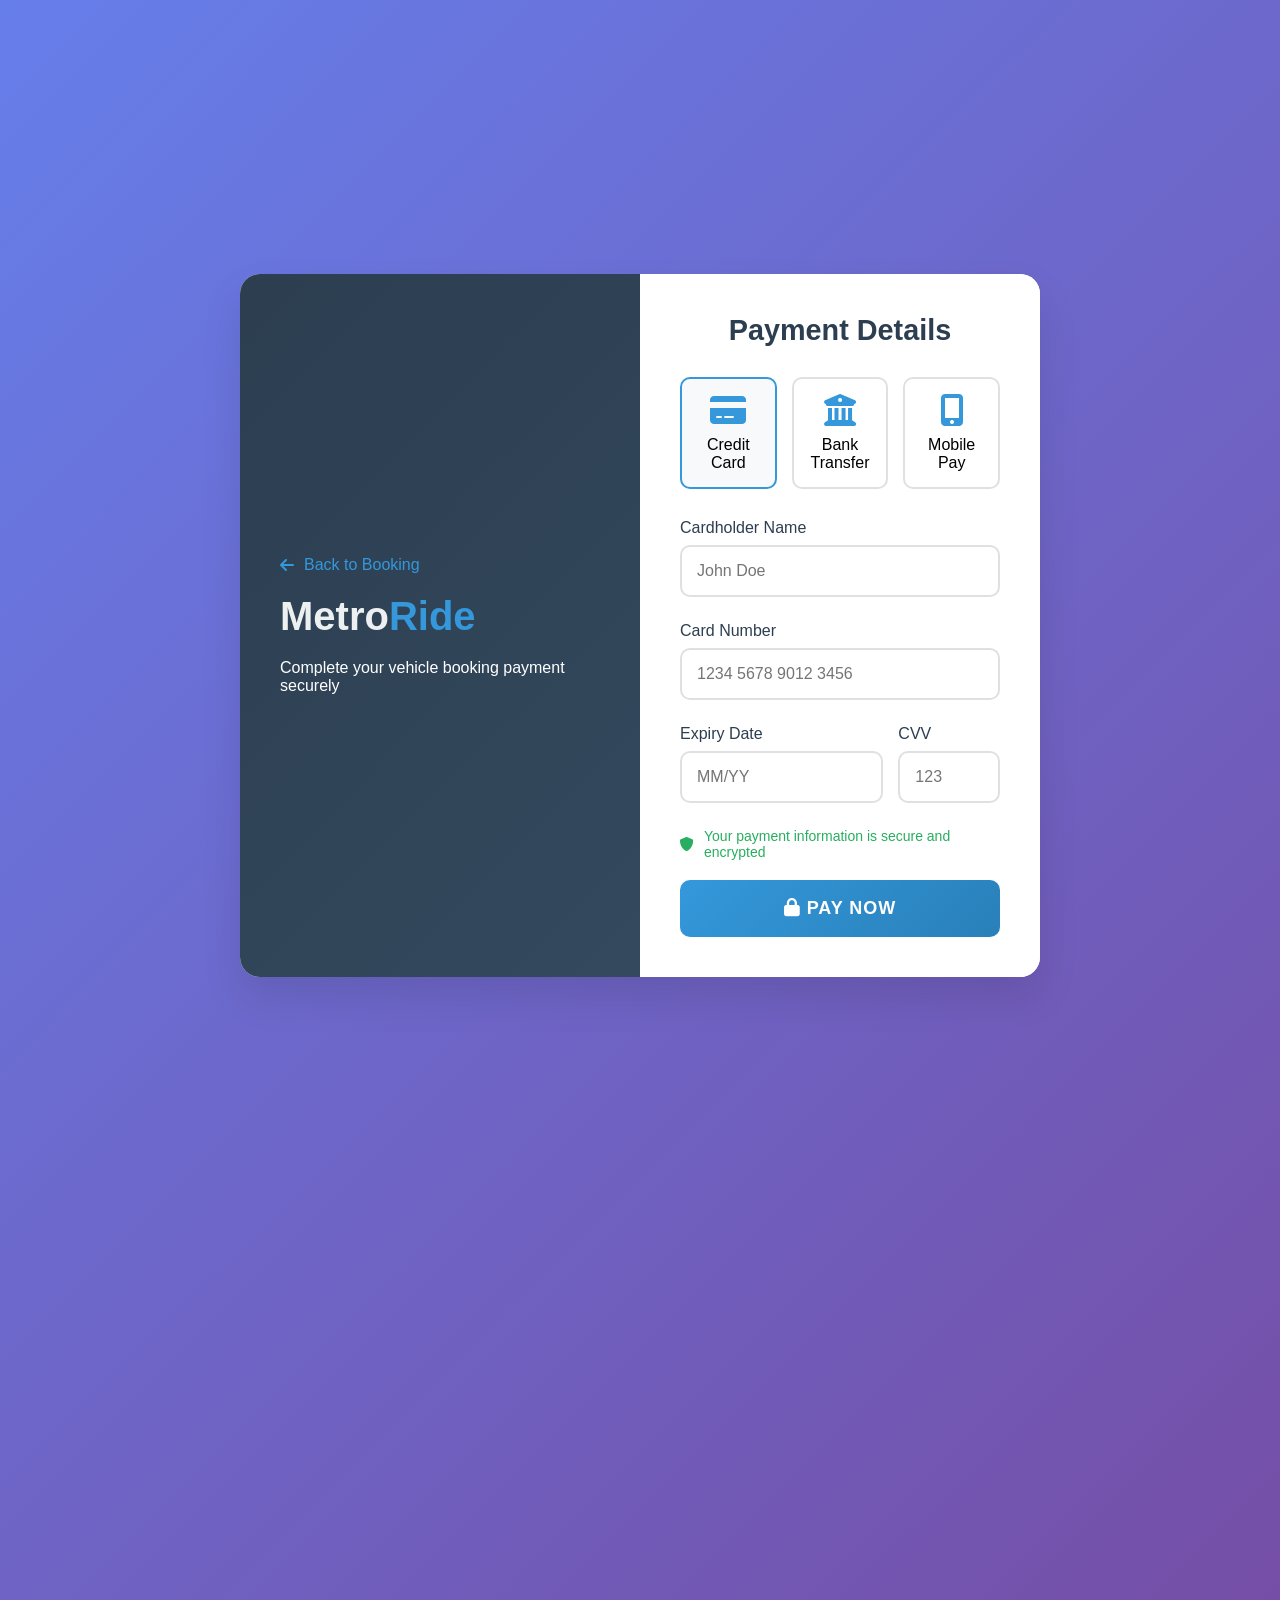
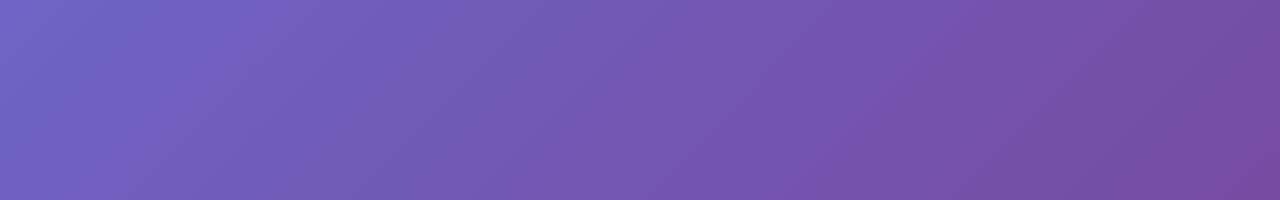
<file: payement.html>
<!DOCTYPE html>
<html lang="en">
<head>
    <meta charset="UTF-8">
    <meta name="viewport" content="width=device-width, initial-scale=1.0">
    <title>Payment - MetroRide</title>
    <link rel="stylesheet" href="https://cdnjs.cloudflare.com/ajax/libs/font-awesome/6.0.0/css/all.min.css">
    <style>
        * {
            margin: 0;
            padding: 0;
            box-sizing: border-box;
        }
        

        body {
            font-family: 'Arial', sans-serif;
            background: linear-gradient(135deg, #667eea 0%, #764ba2 100%);
            min-height: 200vh;
            display: flex;
            align-items: center;
            justify-content: center;
            padding: 20px;
        }

        .payment-container {
            margin-bottom: 550px;
            background: white;
            border-radius: 20px;
            box-shadow: 0 20px 40px rgba(0, 0, 0, 0.1);
            overflow: hidden;
            max-width: 800px;
            width: 100%;
            display: grid;
            grid-template-columns: 1fr 1fr;
            min-height: 200px;
        }

        .payment-info {
            background: linear-gradient(135deg, #2c3e50 0%, #34495e 100%);
            color: white;
            padding: 40px;
            display: flex;
            flex-direction: column;
            justify-content: center;
        }

        .payment-info h2 {
            font-size: 2.5em;
            margin-bottom: 20px;
            color: #ecf0f1;
        }

        .accent {
            color: #3498db;
        }

        .booking-summary {
            background: rgba(255, 255, 255, 0.1);
            border-radius: 15px;
            padding: 25px;
            margin: 20px 0;
            backdrop-filter: blur(10px);
        }

        .summary-item {
            display: flex;
            justify-content: space-between;
            margin: 15px 0;
            padding: 10px 0;
            border-bottom: 1px solid rgba(255, 255, 255, 0.2);
        }

        .summary-item:last-child {
            border-bottom: none;
            font-weight: bold;
            font-size: 1.2em;
            color: #3498db;
        }

        .payment-form {
            padding: 40px;
            background: white;
        }

        .payment-form h3 {
            color: #2c3e50;
            margin-bottom: 30px;
            font-size: 1.8em;
            text-align: center;
        }

        .payment-methods {
            display: flex;
            gap: 15px;
            margin-bottom: 30px;
        }

        .payment-method {
            flex: 1;
            padding: 15px;
            border: 2px solid #e0e0e0;
            border-radius: 10px;
            text-align: center;
            cursor: pointer;
            transition: all 0.3s ease;
            background: white;
        }

        .payment-method:hover {
            border-color: #3498db;
            transform: translateY(-2px);
            box-shadow: 0 5px 15px rgba(52, 152, 219, 0.3);
        }

        .payment-method.active {
            border-color: #3498db;
            background: #f8f9fa;
        }

        .payment-method i {
            font-size: 2em;
            color: #3498db;
            margin-bottom: 10px;
        }

        .form-group {
            margin-bottom: 25px;
        }

        .form-group label {
            display: block;
            margin-bottom: 8px;
            color: #2c3e50;
            font-weight: 500;
        }

        .form-group input, .form-group select {
            width: 100%;
            padding: 15px;
            border: 2px solid #e0e0e0;
            border-radius: 10px;
            font-size: 16px;
            transition: all 0.3s ease;
            background: white;
        }

        .form-group input:focus, .form-group select:focus {
            outline: none;
            border-color: #3498db;
            box-shadow: 0 0 10px rgba(52, 152, 219, 0.3);
        }

        .form-row {
            display: grid;
            grid-template-columns: 2fr 1fr;
            gap: 15px;
        }

        .security-info {
            display: flex;
            align-items: center;
            gap: 10px;
            color: #27ae60;
            font-size: 14px;
            margin-bottom: 20px;
        }

        .pay-button {
            width: 100%;
            padding: 18px;
            background: linear-gradient(135deg, #3498db 0%, #2980b9 100%);
            color: white;
            border: none;
            border-radius: 10px;
            font-size: 18px;
            font-weight: bold;
            cursor: pointer;
            transition: all 0.3s ease;
            text-transform: uppercase;
            letter-spacing: 1px;
        }

        .pay-button:hover {
            transform: translateY(-2px);
            box-shadow: 0 10px 25px rgba(52, 152, 219, 0.4);
        }

        .pay-button:active {
            transform: translateY(0);
        }

        .back-link {
            display: inline-flex;
            align-items: center;
            gap: 10px;
            color: #3498db;
            text-decoration: none;
            margin-bottom: 20px;
            font-weight: 500;
            transition: all 0.3s ease;
        }

        .back-link:hover {
            color: #2980b9;
            transform: translateX(-5px);
        }

        @media (max-width: 768px) {
            .payment-container {
                grid-template-columns: 1fr;
                max-width: 500px;
            }

            .payment-info {
                order: 2;
                padding: 30px;
            }

            .payment-form {
                order: 1;
                padding: 30px;
            }

            .form-row {
                grid-template-columns: 1fr;
            }

            .payment-methods {
                flex-direction: column;
            }
        }

        .loading {
            display: none;
            text-align: center;
            padding: 20px;
        }

        .loading.show {
            display: block;
        }

        .spinner {
            border: 4px solid #f3f3f3;
            border-top: 4px solid #3498db;
            border-radius: 50%;
            width: 40px;
            height: 40px;
            animation: spin 1s linear infinite;
            margin: 0 auto 15px;
        }

        @keyframes spin {
            0% { transform: rotate(0deg); }
            100% { transform: rotate(360deg); }
        }

        .success-message {
            display: none;
            text-align: center;
            padding: 40px;
            color: #27ae60;
        }

        .success-message.show {
            display: block;
        }

        .success-message i {
            font-size: 4em;
            margin-bottom: 20px;
        }


        /* Footer */
footer {
  display: flex;
  flex-direction: column;
  align-items: center;
  position: relative;
  margin-top: 1000px;
}

.callout {
  background-image: url("homepage-img/footer-img.png");
  background-size: cover;
  position: absolute;
  top: -200px;
  margin: 60px 50px;
  height: 300px;
  width: 90%;
  display: flex;
  flex-direction: column;
  align-items: center;
  justify-content: center;
  color: rgb(249, 247, 247);
  text-align: center;
}

.callout h2 {
  font-size: 48px;
}

.callout-description {
  font-size: 24px;
  width: 886px;
}

.callout-buttons {
  display: flex;
  gap: 20px;
  margin-top: 25px;
}

.btn-callout {
  width: 200px;
  height: 60px;
  display: flex;
  gap: 12px;
  align-items: center;
  justify-content: center;
  font-size: 20px;
  font-weight: 700;
  background-color: white;
  color: black;
  border-radius: 8px;
  cursor: pointer;
}

.btn-callout:hover {
  background-color: var(--black);
  color: white;
  gap: 8px;
}

.btn-callout-black {
  background-color: var(--black);
  color: white;
}

.btn-callout-black:hover {
  background-color: white;
  color: var(--black);
}

.footer-bottom {
  width: 100%;
  height: 250px;
  background-color: var(--black);
  display: flex;
  flex-wrap: wrap;
  align-items: flex-end;
  justify-content: space-between;
  padding: 30px 100px;
}

.footer-links a {
  color: #ccc;
  margin: 0 10px;
  text-decoration: none;
}

.footer-links a:hover {
  color: #fff;
}

.footer-contact p {
  margin: 5px 0;
  color: white;
}

.footer-socials img {
  width: 24px;
  margin: 0 8px;
}

.footer-copy {
  color: white;
  font-size: 0.9rem;
  margin-top: 20px;
}

.footer-brand {
  font-size: 40px;
  text-decoration: none;
  color: white;
  font-weight: bold;
  transition: all ease-out 0.3s;
}

.footer-brand:hover {
  opacity: 0.6;
}

/* Responsive Navigation */
@media (max-width: 768px) {
  .menu {
    display: none;
  }

  .btn {
    display: block;
  }

  .container {
    flex-direction: column;
    width: 90%;
    margin-left: 0;
  }

  .form {
    margin: 0 auto;
  }

  .callout-description {
    width: 90%;
  }

  .footer-bottom {
    flex-direction: column;
    align-items: center;
    gap: 20px;
  }
}

    </style>
</head>
<body>


    <div class="payment-container">
        <div class="payment-info">
            <a href="vehiclebook.html" class="back-link">
                <i class="fas fa-arrow-left"></i>
                Back to Booking
            </a>
            
            <h2>Metro<span class="accent">Ride</span></h2>
            <p>Complete your vehicle booking payment securely</p>
            
            <!-- <div class="booking-summary">
                <h4>Booking Summary</h4>
                <div class="summary-item">
                    <span>Vehicle Type:</span>
                    <span>Premium Car</span>
                </div>
                <div class="summary-item">
                    <span>Duration:</span>
                    <span>3 Days</span>
                </div>
                <div class="summary-item">
                    <span>Driver Service:</span>
                    <span>With Driver</span>
                </div>
                <div class="summary-item">
                    <span>Subtotal:</span>
                    <span>Rs. 30,000</span>
                </div>
                <div class="summary-item">
                    <span>Service Charge:</span>
                    <span>Rs. 2,000</span>
                </div>
                <div class="summary-item">
                    <span>Total Amount:</span>
                    <span>Rs. 32,000</span>
                </div>
            </div> -->
        </div>

        <div class="payment-form">
            <h3>Payment Details</h3>
            
            <div class="payment-methods">
                <div class="payment-method active" data-method="card">
                    <i class="fas fa-credit-card"></i>
                    <div>Credit Card</div>
                </div>
                <div class="payment-method" data-method="bank">
                    <i class="fas fa-university"></i>
                    <div>Bank Transfer</div>
                </div>
                <div class="payment-method" data-method="mobile">
                    <i class="fas fa-mobile-alt"></i>
                    <div>Mobile Pay</div>
                </div>
            </div>

            <form id="paymentForm">
                <div id="cardForm">
                    <div class="form-group">
                        <label for="cardName">Cardholder Name</label>
                        <input type="text" id="cardName" placeholder="John Doe" required>
                    </div>
                    
                    <div class="form-group">
                        <label for="cardNumber">Card Number</label>
                        <input type="text" id="cardNumber" placeholder="1234 5678 9012 3456" maxlength="19" required>
                    </div>
                    
                    <div class="form-row">
                        <div class="form-group">
                            <label for="expiry">Expiry Date</label>
                            <input type="text" id="expiry" placeholder="MM/YY" maxlength="5" required>
                        </div>
                        <div class="form-group">
                            <label for="cvv">CVV</label>
                            <input type="text" id="cvv" placeholder="123" maxlength="3" required>
                        </div>
                    </div>
                </div>

                <div id="bankForm" style="display:none;">
                    <div class="form-group">
                        <label for="bankName">Select Bank</label>
                        <select id="bankName" required>
                            <option value="">Choose your bank</option>
                            <option value="commercial">Commercial Bank</option>
                            <option value="peoples">Peoples Bank</option>
                            <option value="sampath">Sampath Bank</option>
                            <option value="hnb">HNB Bank</option>
                        </select>
                    </div>
                    <div class="form-group">
                        <label for="accountNumber">Account Number</label>
                        <input type="text" id="accountNumber" placeholder="Enter account number" required>
                    </div>
                </div>

                <div id="mobileForm" style="display:none;">
                    <div class="form-group">
                        <label for="mobileProvider">Mobile Payment Provider</label>
                        <select id="mobileProvider" required>
                            <option value="">Choose provider</option>
                            <option value="dialog">Dialog eZ Cash</option>
                            <option value="mobitel">Mobitel mCash</option>
                            <option value="airtel">Airtel Money</option>
                        </select>
                    </div>
                    <div class="form-group">
                        <label for="mobileNumber">Mobile Number</label>
                        <input type="tel" id="mobileNumber" placeholder="077 123 4567" required>
                    </div>
                </div>

                <div class="security-info">
                    <i class="fas fa-shield-alt"></i>
                    <span>Your payment information is secure and encrypted</span>
                </div>

                <button type="submit" class="pay-button">
                    <i class="fas fa-lock"></i>
                    Pay Now
                </button>
            </form>

            <div class="loading" id="loading">
                <div class="spinner"></div>
                <p>Processing your payment...</p>
            </div>

            <div class="success-message" id="successMessage">
                <i class="fas fa-check-circle"></i>
                <h3>Payment Successful!</h3>
                <p>Your booking has been confirmed. You will receive a confirmation email shortly.</p>
                <button class="pay-button" onclick="window.location.href='index.html'" style="margin-top: 20px;">
                    Return to Home
                </button>
            </div>
        </div>
    </div>

    <script>
        // Payment method selection
        document.querySelectorAll('.payment-method').forEach(method => {
            method.addEventListener('click', function() {
                // Remove active class from all methods
                document.querySelectorAll('.payment-method').forEach(m => m.classList.remove('active'));
                
                // Add active class to clicked method
                this.classList.add('active');
                
                // Hide all forms
                document.getElementById('cardForm').style.display = 'none';
                document.getElementById('bankForm').style.display = 'none';
                document.getElementById('mobileForm').style.display = 'none';
                
                // Show selected form
                const selectedMethod = this.getAttribute('data-method');
                if (selectedMethod === 'card') {
                    document.getElementById('cardForm').style.display = 'block';
                } else if (selectedMethod === 'bank') {
                    document.getElementById('bankForm').style.display = 'block';
                } else if (selectedMethod === 'mobile') {
                    document.getElementById('mobileForm').style.display = 'block';
                }
            });
        });

        // Card number formatting
        document.getElementById('cardNumber').addEventListener('input', function(e) {
            let value = e.target.value.replace(/\s/g, '');
            let formattedValue = value.replace(/(.{4})/g, '$1 ').trim();
            if (formattedValue.length > 19) {
                formattedValue = formattedValue.substring(0, 19);
            }
            e.target.value = formattedValue;
        });

        // Expiry date formatting
        document.getElementById('expiry').addEventListener('input', function(e) {
            let value = e.target.value.replace(/\D/g, '');
            if (value.length >= 2) {
                value = value.substring(0, 2) + '/' + value.substring(2, 4);
            }
            e.target.value = value;
        });

        // CVV validation
        document.getElementById('cvv').addEventListener('input', function(e) {
            e.target.value = e.target.value.replace(/\D/g, '');
        });

        // Form submission
        document.getElementById('paymentForm').addEventListener('submit', function(e) {
            e.preventDefault();
            
            // Hide form and show loading
            document.querySelector('.payment-form form').style.display = 'none';
            document.getElementById('loading').classList.add('show');
            
            // Simulate payment processing
            setTimeout(() => {
                document.getElementById('loading').classList.remove('show');
                document.getElementById('successMessage').classList.add('show');
            }, 3000);
        });

        // Mobile number formatting
        document.getElementById('mobileNumber').addEventListener('input', function(e) {
            let value = e.target.value.replace(/\D/g, '');
            if (value.length > 3 && value.length <= 6) {
                value = value.substring(0, 3) + ' ' + value.substring(3);
            } else if (value.length > 6) {
                value = value.substring(0, 3) + ' ' + value.substring(3, 6) + ' ' + value.substring(6, 10);
            }
            e.target.value = value;
        });
    </script>
     <!--footer
  <footer class="footer">
    <div class="callout">
      <h2>Let's drive with Metro<b class="black">Ride</b> Today!</h2>
      <p class="callout-description">
        Need assistance or ready to reserve your wheels? Contact us now for
        prompt service and effortless booking!
      </p>
      <div class="callout-buttons">
        <button class="btn-2 btn-callout" onclick="window.location.href='vehicle.html'">
          <p>Check Our cars</p>
          <i class="fa-solid fa-arrow-right-long"></i>
        </button>

        <button class="btn-2 btn-callout btn-callout-black" onclick="window.location.href='book.html'">
          <p>Book Now</p>
          <i class="fa-solid fa-phone"></i>
        </button>
      </div>
    </div>

    <div class="footer-bottom">
      <a href="" class="footer-brand">Metro<b class="accent">Ride</b></a>
      <div class="footer-links">
        <a href="index.html">Home</a>
        <a href="vehicle.html">Vehicle</a>
        <a href="book.html">Booking</a>
        <a href="about.html">About Us</a>
        <a href="contact.html">Contact Us</a>
        <a href="login.html">Login</a>
      </div>
      <div class="footer-contact">
        <p>Email: support@metroride.com</p>
        <p>Phone: +94 77 123 4567</p>
      </div>

      <div class="footer-socials">
        <a href="#"><img src="C:\Users\user\Desktop\p\homepage-img\footer-social.webp" alt="Facebook"></a>
      </div>
      <div class="footer-copy">
        <p>&copy; 2025 MetroRide. All rights reserved.</p>
      </div>
    </div>
  </footer>
  <!--footer end-->
</body>
</html>
</file>
